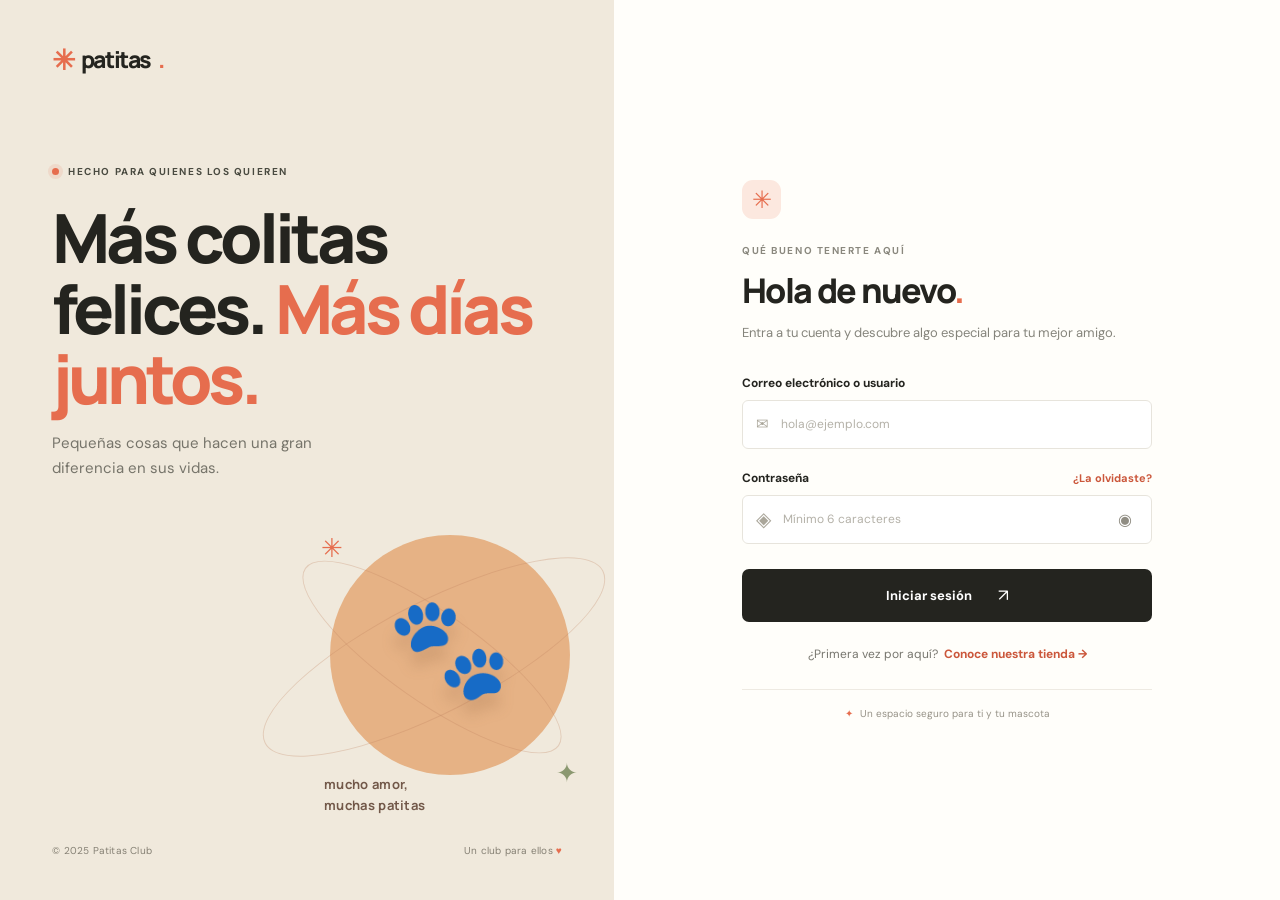
<file: index.html>
<!doctype html>
<html lang="es">
<head>
  <meta charset="utf-8">
  <meta name="viewport" content="width=device-width, initial-scale=1">
  <meta http-equiv="refresh" content="0; url=login.html">
  <title>Patitas Club</title>
  <link rel="stylesheet" href="css/estilos.css">
</head>
<body class="redirect-page">
  <main class="redirect-card">
    <span class="brand-mark">✳</span>
    <p>Preparando algo bonito para tu mascota…</p>
    <a class="text-link" href="login.html">Continuar a Patitas Club →</a>
  </main>
</body>
</html>
</file>
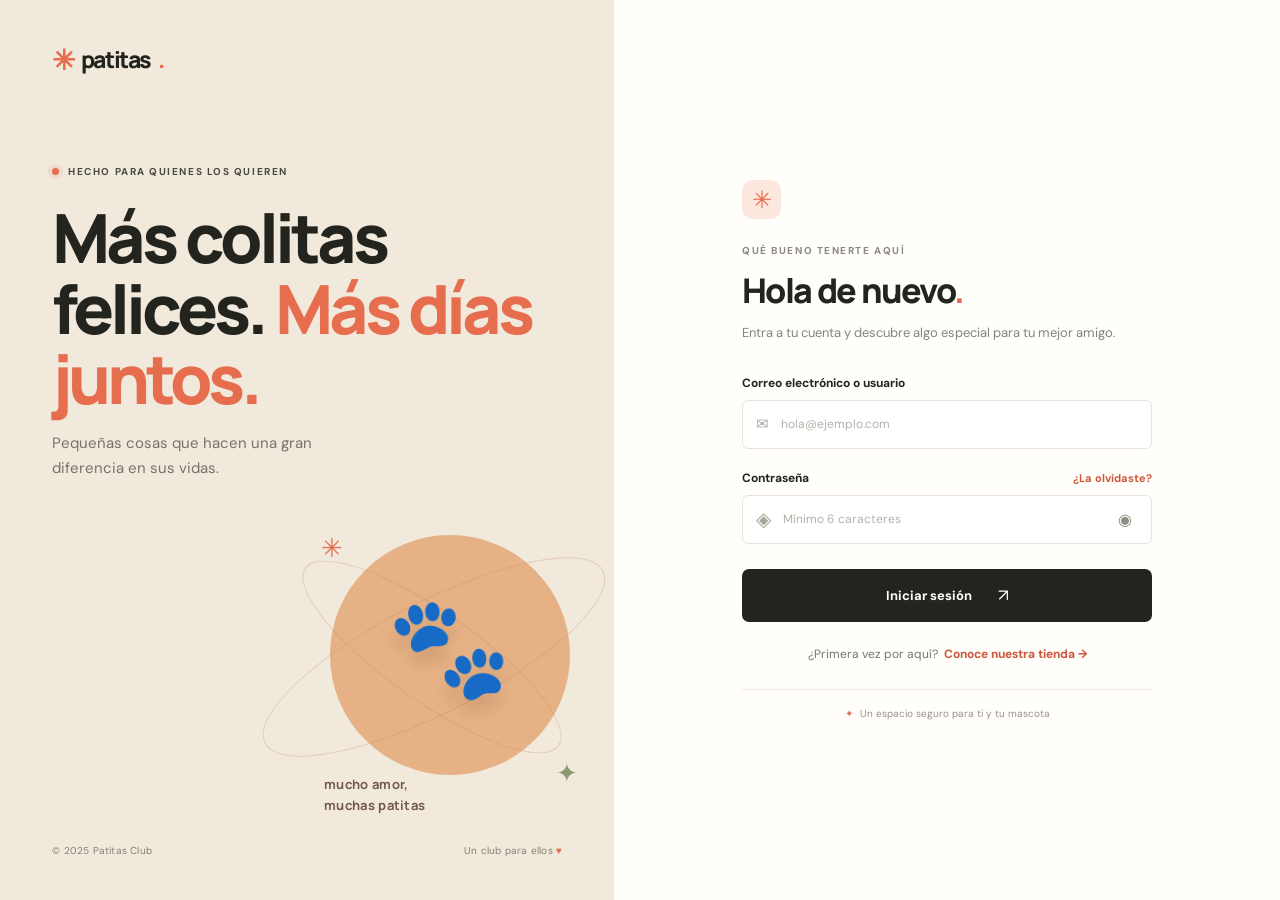
<file: login.html>
<!doctype html>
<html lang="es">
<head>
  <meta charset="utf-8">
  <meta name="viewport" content="width=device-width, initial-scale=1">
  <meta name="theme-color" content="#f7f3eb">
  <title>Inicia sesión · Patitas Club</title>
  <link rel="preconnect" href="https://fonts.googleapis.com">
  <link rel="preconnect" href="https://fonts.gstatic.com" crossorigin>
  <link href="https://fonts.googleapis.com/css2?family=DM+Sans:wght@400;500;600;700&family=Manrope:wght@400;500;600;700;800&display=swap" rel="stylesheet">
  <link rel="stylesheet" href="css/estilos.css">
</head>
<body class="login-page">
  <div class="login-layout">
    <section class="login-story" aria-label="Bienvenida">
      <a class="brand" href="index.html"><span class="brand-mark">✳</span> patitas<span class="brand-dot">.</span></a>
      <div class="story-copy">
        <span class="eyebrow"><span class="eyebrow-dot"></span> HECHO PARA QUIENES LOS QUIEREN</span>
        <h1>Más colitas<br>felices. <span>Más días<br>juntos.</span></h1>
        <p>Pequeñas cosas que hacen una gran diferencia en sus vidas.</p>
      </div>
      <div class="story-art" aria-hidden="true">
        <div class="sun-disc"></div><div class="orbit orbit-one"></div><div class="orbit orbit-two"></div>
        <div class="pet-sticker">🐾</div><span class="sparkle sparkle-a">✳</span><span class="sparkle sparkle-b">✦</span>
        <span class="art-caption">mucho amor,<br>muchas patitas</span>
      </div>
      <div class="story-footer"><span>© 2025 Patitas Club</span><span>Un club para ellos <b>♥</b></span></div>
    </section>
    <main class="login-main">
      <div class="mobile-brand"><a class="brand" href="index.html"><span class="brand-mark">✳</span> patitas<span class="brand-dot">.</span></a></div>
      <div class="login-card">
        <div class="welcome-icon">✳</div>
        <p class="eyebrow muted">QUÉ BUENO TENERTE AQUÍ</p>
        <h2>Hola de nuevo<span class="heading-period">.</span></h2>
        <p class="login-intro">Entra a tu cuenta y descubre algo especial para tu mejor amigo.</p>
        <form action="tienda.html" method="get" class="login-form">
          <label for="usuario">Correo electrónico o usuario</label>
          <div class="input-wrap"><span class="input-icon" aria-hidden="true">✉</span><input id="usuario" name="usuario" type="text" placeholder="hola@ejemplo.com" autocomplete="username" required></div>
          <div class="label-row"><label for="contrasena">Contraseña</label><a href="#" class="text-link" onclick="event.preventDefault(); alert('Si necesitas ayuda, escríbenos a hola@patitas.club');">¿La olvidaste?</a></div>
          <div class="input-wrap"><span class="input-icon lock-icon" aria-hidden="true">◈</span><input id="contrasena" name="contrasena" type="password" placeholder="Mínimo 6 caracteres" autocomplete="current-password" minlength="6" required><button class="show-password" type="button" aria-label="Mostrar contraseña" onclick="const f=document.getElementById('contrasena'); f.type=f.type==='password'?'text':'password'; this.setAttribute('aria-label',f.type==='password'?'Mostrar contraseña':'Ocultar contraseña');">◉</button></div>
          <button class="button button-dark button-full" type="submit">Iniciar sesión <span class="button-arrow">↗</span></button>
        </form>
        <p class="signup-note">¿Primera vez por aquí? <a href="tienda.html" class="text-link">Conoce nuestra tienda →</a></p>
        <div class="secure-note"><span>✦</span> Un espacio seguro para ti y tu mascota</div>
      </div>
    </main>
  </div>
</body>
</html>
</file>
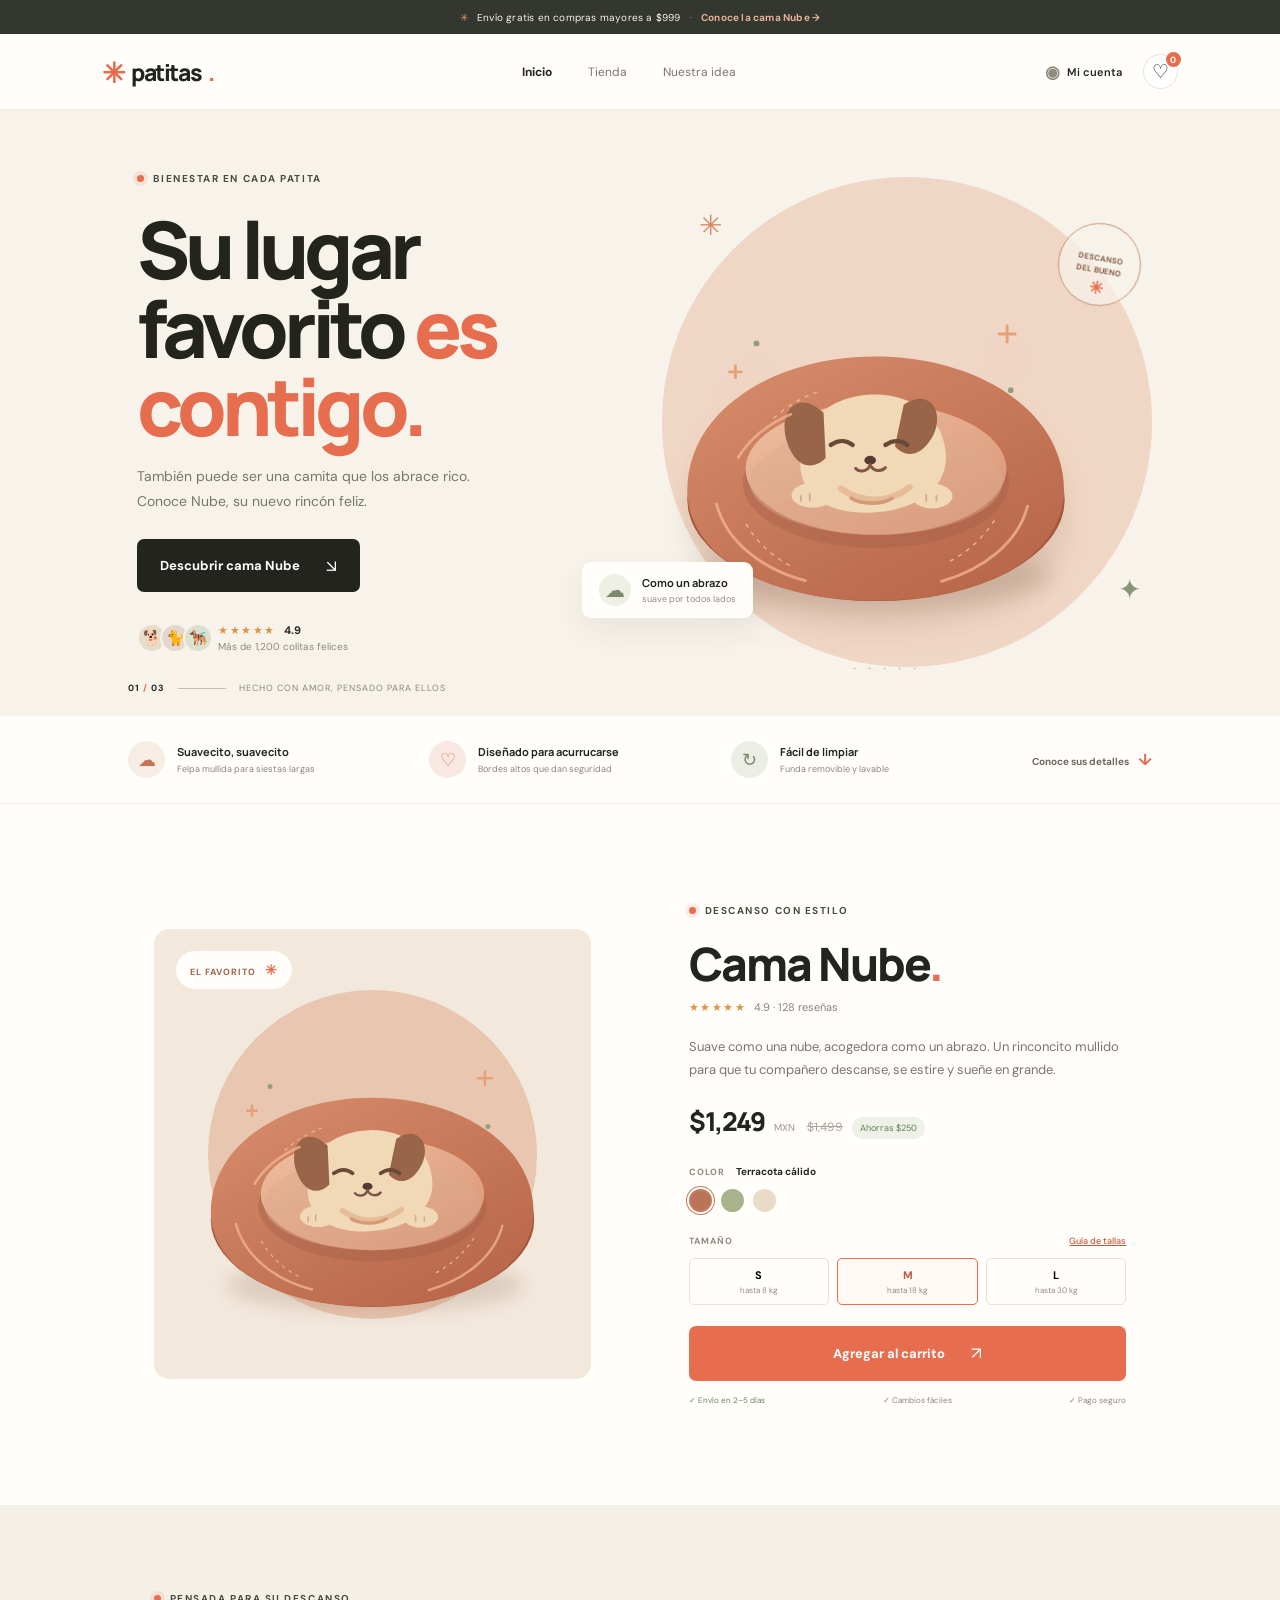
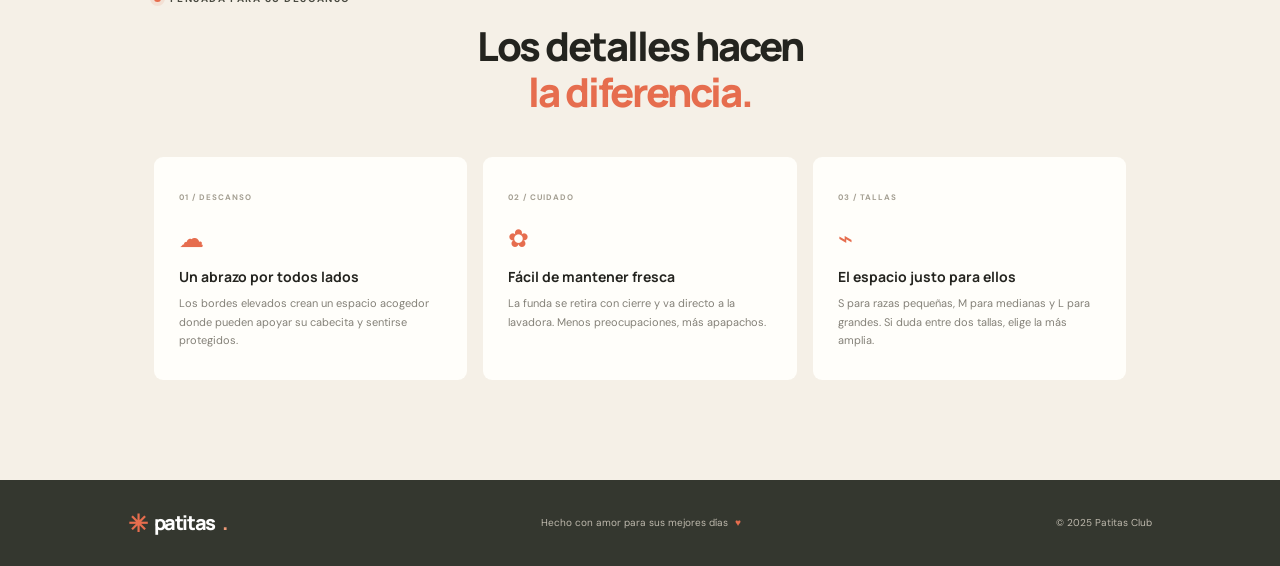
<file: tienda.html>
<!doctype html>
<html lang="es">
<head>
  <meta charset="utf-8">
  <meta name="viewport" content="width=device-width, initial-scale=1">
  <meta name="theme-color" content="#f7f3eb">
  <meta name="description" content="Descubre productos elegidos con amor para tu mascota en Patitas Club.">
  <title>Cama Nube · Patitas Club</title>
  <link rel="preconnect" href="https://fonts.googleapis.com">
  <link rel="preconnect" href="https://fonts.gstatic.com" crossorigin>
  <link href="https://fonts.googleapis.com/css2?family=DM+Sans:wght@400;500;600;700&family=Manrope:wght@400;500;600;700;800&display=swap" rel="stylesheet">
  <link rel="stylesheet" href="css/estilos.css">
</head>
<body class="shop-page">
  <div class="announcement"><span>✳</span> Envío gratis en compras mayores a $999 <span class="announcement-divider">·</span> <a href="#producto">Conoce la cama Nube →</a></div>
  <header class="site-header">
    <a class="brand" href="index.html"><span class="brand-mark">✳</span> patitas<span class="brand-dot">.</span></a>
    <nav class="main-nav" aria-label="Navegación principal"><a class="nav-active" href="#inicio">Inicio</a><a href="#producto">Tienda</a><a href="#beneficios">Nuestra idea</a></nav>
    <div class="header-actions"><a href="login.html" class="account-link"><span class="account-icon">◉</span> Mi cuenta</a><button class="cart-button" type="button" onclick="document.getElementById('producto').scrollIntoView({behavior:'smooth'})" aria-label="Ver carrito"><span>♡</span><i id="cart-count">0</i></button></div>
  </header>
  <main id="inicio">
    <section class="hero">
      <div class="hero-copy"><span class="eyebrow"><span class="eyebrow-dot"></span> BIENESTAR EN CADA PATITA</span><h1>Su lugar<br>favorito <span>es<br>contigo.</span></h1><p>También puede ser una camita que los abrace rico. Conoce Nube, su nuevo rincón feliz.</p><a class="button button-dark" href="#producto">Descubrir cama Nube <span class="button-arrow">↘</span></a><div class="rating-row"><div class="avatar-stack"><span>🐕</span><span>🐈</span><span>🐕‍🦺</span></div><div><div class="stars">★★★★★ <span>4.9</span></div><small>Más de 1,200 colitas felices</small></div></div></div>
      <div class="hero-visual" aria-label="Ilustración de una cama redonda color terracota para mascotas">
        <div class="hero-shape"></div><span class="hero-spark hero-spark-one">✳</span><span class="hero-spark hero-spark-two">✦</span>
        <div class="hero-product"><img src="img/producto.svg" alt="Cama Nube: cama redonda de felpa terracota, con un perrito descansando dentro"></div>
        <div class="floating-note"><span class="note-icon">☁</span><span><b>Como un abrazo</b><small>suave por todos lados</small></span></div>
        <div class="round-stamp"><span>DESCANSO<br>DEL BUENO</span><b>✳</b></div>
        <div class="visual-dots" aria-hidden="true">· · · · ·</div>
      </div>
      <div class="hero-bottom"><span>01 <i>/</i> 03</span><span class="bottom-line"></span><span>HECHO CON AMOR, PENSADO PARA ELLOS</span></div>
    </section>
    <section class="benefits" id="beneficios"><div class="benefit"><span class="benefit-icon">☁</span><div><b>Suavecito, suavecito</b><small>Felpa mullida para siestas largas</small></div></div><div class="benefit"><span class="benefit-icon">♡</span><div><b>Diseñado para acurrucarse</b><small>Bordes altos que dan seguridad</small></div></div><div class="benefit"><span class="benefit-icon">↻</span><div><b>Fácil de limpiar</b><small>Funda removible y lavable</small></div></div><a class="benefit-link" href="#producto">Conoce sus detalles <span>↓</span></a></section>
    <section class="product-section" id="producto">
      <div class="product-gallery"><div class="gallery-badge">EL FAVORITO <span>✳</span></div><img src="img/producto.svg" alt="Cama Nube vista de cerca con un perrito durmiendo cómodamente"></div>
      <div class="product-details"><span class="eyebrow"><span class="eyebrow-dot"></span> DESCANSO CON ESTILO</span><h2>Cama Nube<span class="heading-period">.</span></h2><div class="product-rating"><span class="stars">★★★★★</span> <span>4.9 · 128 reseñas</span></div><p class="product-description">Suave como una nube, acogedora como un abrazo. Un rinconcito mullido para que tu compañero descanse, se estire y sueñe en grande.</p><div class="price-row"><strong>$1,249</strong><span>MXN</span><del>$1,499</del><span class="save-pill">Ahorras $250</span></div><div class="detail-label">COLOR <b>Terracota cálido</b></div><div class="swatches"><button class="swatch selected" aria-label="Terracota cálido" title="Terracota cálido"></button><button class="swatch swatch-sage" aria-label="Verde salvia" title="Verde salvia"></button><button class="swatch swatch-cream" aria-label="Crema" title="Crema"></button></div><div class="detail-label size-heading">TAMAÑO <a href="#tallas">Guía de tallas</a></div><div class="sizes"><button class="size-option">S <small>hasta 8 kg</small></button><button class="size-option active">M <small>hasta 18 kg</small></button><button class="size-option">L <small>hasta 30 kg</small></button></div><button class="button button-orange button-full buy-button" id="buy-button" type="button" onclick="const c=document.getElementById('cart-count'); c.textContent=Number(c.textContent)+1; this.innerHTML='✓ Agregado a tu carrito'; this.classList.add('added'); setTimeout(()=>{this.innerHTML='Agregar al carrito <span class=\'button-arrow\'>↗</span>';this.classList.remove('added')},1800)">Agregar al carrito <span class="button-arrow">↗</span></button><div class="product-perks"><span>✓ Envío en 2–5 días</span><span>✓ Cambios fáciles</span><span>✓ Pago seguro</span></div></div>
    </section>
    <section class="features" id="tallas"><div class="features-heading"><span class="eyebrow"><span class="eyebrow-dot"></span> PENSADA PARA SU DESCANSO</span><h2>Los detalles hacen<br><span>la diferencia.</span></h2></div><div class="feature-cards"><article><span class="feature-number">01 / DESCANSO</span><div class="feature-icon">☁</div><h3>Un abrazo por todos lados</h3><p>Los bordes elevados crean un espacio acogedor donde pueden apoyar su cabecita y sentirse protegidos.</p></article><article><span class="feature-number">02 / CUIDADO</span><div class="feature-icon">✿</div><h3>Fácil de mantener fresca</h3><p>La funda se retira con cierre y va directo a la lavadora. Menos preocupaciones, más apapachos.</p></article><article><span class="feature-number">03 / TALLAS</span><div class="feature-icon">⌁</div><h3>El espacio justo para ellos</h3><p>S para razas pequeñas, M para medianas y L para grandes. Si duda entre dos tallas, elige la más amplia.</p></article></div></section>
  </main>
  <footer class="site-footer"><a class="brand" href="index.html"><span class="brand-mark">✳</span> patitas<span class="brand-dot">.</span></a><span>Hecho con amor para sus mejores días <b>♥</b></span><span>© 2025 Patitas Club</span></footer>
</body>
</html>
</file>
<file: css/estilos.css>
@import url('https://fonts.googleapis.com/css2?family=DM+Sans:wght@400;500;600;700&family=Manrope:wght@400;500;600;700;800&display=swap');
:root{--ink:#24241f;--muted:#77776e;--cream:#f7f3eb;--paper:#fffefa;--orange:#e66d4e;--orange-dark:#cb573b;--sage:#a8b38c;--line:#e8e3d8;--display:'Manrope',sans-serif;--body:'DM Sans',sans-serif}*{box-sizing:border-box}html{scroll-behavior:smooth}body{margin:0;background:var(--cream);color:var(--ink);font-family:var(--body);-webkit-font-smoothing:antialiased}a{color:inherit;text-decoration:none}button,input{font:inherit}.brand{font-family:var(--display);font-size:23px;font-weight:800;letter-spacing:-1.4px;display:inline-flex;align-items:center;gap:7px}.brand-mark{color:var(--orange);font-size:28px;line-height:1}.brand-dot,.heading-period{color:var(--orange)}.eyebrow{display:flex;align-items:center;gap:9px;font-size:10px;letter-spacing:1.55px;font-weight:700;color:#494a40}.eyebrow-dot{width:7px;height:7px;border-radius:50%;background:var(--orange);box-shadow:0 0 0 4px #e66d4e20}.muted{color:#8a887e}.text-link{font-size:12px;color:var(--orange-dark);font-weight:700}.text-link:hover{text-decoration:underline}.button{min-height:53px;padding:0 23px;border:0;border-radius:7px;display:inline-flex;align-items:center;justify-content:center;gap:26px;font-size:13px;font-weight:700;cursor:pointer;transition:transform .2s,background .2s,box-shadow .2s}.button:hover{transform:translateY(-2px);box-shadow:0 8px 20px #25241f1c}.button-dark{color:#fff;background:var(--ink)}.button-dark:hover{background:#393a32}.button-orange{color:white;background:var(--orange)}.button-orange:hover{background:var(--orange-dark)}.button-full{width:100%}.button-arrow{font-size:17px;font-weight:400}.redirect-page{min-height:100vh;display:grid;place-items:center}.redirect-card{text-align:center;background:var(--paper);padding:50px;border-radius:14px;box-shadow:0 12px 50px #37311b0d}.redirect-card .brand-mark{font-size:48px}.redirect-card p{color:var(--muted)}
/* Login */.login-page{min-height:100vh;background:var(--paper)}.login-layout{min-height:100vh;display:grid;grid-template-columns:48% 52%}.login-story{background:#f0e9dc;position:relative;padding:43px 8.5%;display:flex;flex-direction:column;overflow:hidden}.story-copy{z-index:1;margin-top:90px}.story-copy h1{font:800 clamp(48px,5.3vw,78px)/1.04 var(--display);letter-spacing:-4px;margin:24px 0 17px}.story-copy h1 span{color:var(--orange)}.story-copy>p{font-size:15px;color:#76746a;max-width:310px;line-height:1.7}.story-art{position:absolute;right:4%;bottom:70px;width:47%;height:310px}.sun-disc{position:absolute;width:240px;height:240px;background:#e3a36e;border-radius:50%;right:7%;top:15px;opacity:.78;animation:float 6s ease-in-out infinite}.orbit{position:absolute;border:1px solid #bd815e4a;border-radius:50%;transform:rotate(-27deg)}.orbit-one{width:380px;height:112px;top:81px;right:-12%}.orbit-two{width:310px;height:90px;top:92px;right:1%;transform:rotate(35deg)}.pet-sticker{position:absolute;right:27%;top:63px;font-size:100px;filter:drop-shadow(0 15px 7px #8252302c);animation:float 5s ease-in-out infinite 1s}.sparkle{position:absolute;color:var(--orange);font-size:26px;animation:spin 14s linear infinite}.sparkle-a{top:11px;left:7%}.sparkle-b{right:4%;bottom:40px;color:#8b9870}.art-caption{position:absolute;bottom:14px;left:8%;font:700 13px/1.6 var(--display);letter-spacing:.3px;color:#725849}.story-footer{margin-top:auto;display:flex;justify-content:space-between;color:#858074;font-size:10px;letter-spacing:.2px}.story-footer b,.site-footer b{color:var(--orange)}.login-main{display:grid;place-items:center;padding:50px 7%}.login-card{max-width:410px;width:100%;animation:fade-up .65s both}.welcome-icon{display:grid;place-items:center;width:39px;height:39px;border-radius:11px;background:#fce8df;color:var(--orange);font-size:24px;margin-bottom:25px}.login-card h2{font:800 34px var(--display);letter-spacing:-1.7px;margin:7px 0 9px}.login-intro{font-size:13px;line-height:1.7;color:#85847b;margin:0 0 30px}.login-form label{font-size:12px;font-weight:700;display:block;margin-bottom:9px}.input-wrap{height:49px;border:1px solid #e7e4dc;border-radius:6px;background:#fff;display:flex;align-items:center;padding:0 13px;margin-bottom:21px;transition:border .2s,box-shadow .2s}.input-wrap:focus-within{border-color:#dc8a6f;box-shadow:0 0 0 3px #e66d4e18}.input-icon{font-size:15px;color:#aaa69a;margin-right:10px}.lock-icon{font-size:20px}.input-wrap input{border:0;outline:0;flex:1;min-width:0;font-size:12px;background:transparent;color:var(--ink)}.input-wrap input::placeholder{color:#b4b1a8}.show-password{border:0;background:transparent;color:#908d83;cursor:pointer}.label-row{display:flex;justify-content:space-between;align-items:center}.label-row .text-link{font-size:11px;margin-top:-9px}.login-form .button{margin-top:4px}.signup-note{text-align:center;font-size:12px;color:#77766e;margin:24px 0 27px}.signup-note a{margin-left:3px}.secure-note{border-top:1px solid #eeeae2;padding-top:17px;text-align:center;color:#969287;font-size:10px}.secure-note span{color:var(--orange);margin-right:4px}.mobile-brand{display:none}
/* Shop */.announcement{height:34px;background:#34372f;color:#f8f3e9;display:flex;align-items:center;justify-content:center;gap:9px;font-size:10px;letter-spacing:.2px}.announcement>span:first-child{color:#e79772}.announcement a{color:#e7b197;font-weight:700}.announcement-divider{color:#aaa}.site-header{height:76px;padding:0 8%;display:flex;align-items:center;justify-content:space-between;background:var(--paper);border-bottom:1px solid #f0ede6}.main-nav{display:flex;align-items:center;gap:36px;color:#77776e;font-size:12px}.main-nav a{transition:color .2s}.main-nav a:hover,.main-nav .nav-active{color:var(--ink);font-weight:700}.header-actions{display:flex;gap:21px;align-items:center}.account-link{font-size:11px;font-weight:600}.account-icon{font-size:17px;vertical-align:-2px;margin-right:4px;color:#8b8b7f}.cart-button{width:35px;height:35px;border:1px solid var(--line);border-radius:50%;background:white;font-size:19px;position:relative;cursor:pointer;color:var(--ink)}.cart-button i{font:700 9px var(--body);font-style:normal;position:absolute;right:-4px;top:-3px;background:var(--orange);color:white;width:15px;height:15px;border-radius:50%;display:grid;place-items:center}.hero{min-height:580px;padding:62px 10% 37px;display:grid;grid-template-columns:46% 54%;position:relative;overflow:hidden;background:#f7f3eb}.hero-copy{z-index:2;align-self:center;padding:0 0 26px 2%}.hero-copy h1{font:800 clamp(55px,6.2vw,83px)/.99 var(--display);letter-spacing:-5px;margin:25px 0 18px}.hero-copy h1 span{color:var(--orange)}.hero-copy>p{max-width:360px;color:#77766d;font-size:14px;line-height:1.8;margin:0 0 25px}.rating-row{display:flex;align-items:center;gap:12px;margin-top:31px}.avatar-stack{display:flex}.avatar-stack span{display:grid;place-items:center;width:30px;height:30px;margin-right:-7px;border:2px solid var(--cream);border-radius:50%;background:#e7ddcb;font-size:15px}.avatar-stack span:nth-child(2){background:#e5d7cf}.avatar-stack span:nth-child(3){background:#dce0ce}.stars{letter-spacing:1.5px;color:#d99447;font-size:11px}.stars span{font-size:11px;color:var(--ink);font-weight:700;letter-spacing:0;margin-left:4px}.rating-row small{display:block;color:#8b8980;font-size:10px;margin-top:3px}.hero-visual{position:relative;min-height:440px;display:grid;place-items:center}.hero-shape{position:absolute;width:min(92%,490px);aspect-ratio:1;border-radius:50%;background:#f0d6c4;right:0;top:1%;animation:shape-in 1.1s both}.hero-product{position:relative;width:min(98%,510px);z-index:1;animation:fade-up .7s .15s both}.hero-product img{width:100%;filter:drop-shadow(0 25px 13px #59422d21)}.hero-spark{position:absolute;color:#d98762;font-size:28px;z-index:2;animation:spin 18s linear infinite}.hero-spark-one{top:7%;left:18%}.hero-spark-two{bottom:14%;right:2%;color:#899676}.floating-note{position:absolute;z-index:3;left:-3%;bottom:12%;background:#fffefa;padding:12px 17px;border-radius:9px;box-shadow:0 12px 30px #352d1b12;display:flex;align-items:center;gap:11px;animation:float 5s ease-in-out infinite}.note-icon{width:32px;height:32px;background:#eef0e6;color:#7d8969;border-radius:50%;display:grid;place-items:center;font-size:20px}.floating-note b,.floating-note small{display:block}.floating-note b{font:700 11px var(--display)}.floating-note small{font-size:9px;color:#918f86;margin-top:3px}.round-stamp{position:absolute;z-index:2;right:2%;top:10%;width:83px;height:83px;border-radius:50%;border:1px solid #c79070;display:grid;place-items:center;text-align:center;color:#875b46;font-size:8px;font-weight:700;line-height:1.4;transform:rotate(10deg);background:#f7f3ebba}.round-stamp b{color:var(--orange);font-size:17px;position:absolute;bottom:4px}.visual-dots{position:absolute;bottom:0;left:46%;color:#cfb8a7;letter-spacing:4px}.hero-bottom{position:absolute;left:10%;right:10%;bottom:22px;display:flex;align-items:center;gap:13px;font-size:9px;letter-spacing:1px;color:#89877d}.hero-bottom>span:first-child{font-weight:700;color:var(--ink)}.hero-bottom i{color:var(--orange);font-style:normal}.bottom-line{height:1px;width:48px;background:#c6bbae}.benefits{padding:25px 10%;background:#fffefa;display:grid;grid-template-columns:1fr 1fr 1fr auto;align-items:center;gap:18px;border-bottom:1px solid #efebe4}.benefit{display:flex;align-items:center;gap:12px}.benefit-icon{width:37px;height:37px;display:grid;place-items:center;background:#f6eee5;color:#c57455;border-radius:50%;font-size:18px}.benefit:nth-child(2) .benefit-icon{background:#f9e8e1;color:#db7557}.benefit:nth-child(3) .benefit-icon{background:#ebeee4;color:#7e896c}.benefit b,.benefit small{display:block}.benefit b{font:700 11px var(--display)}.benefit small{font-size:9px;color:#89877d;margin-top:4px}.benefit-link{font-size:10px;font-weight:700;color:#69685f}.benefit-link span{color:var(--orange);font-size:16px;margin-left:7px}.product-section{padding:100px 12%;display:grid;grid-template-columns:1fr 1fr;gap:10%;align-items:center;background:#fffefa}.product-gallery{background:#f2e8db;border-radius:15px;position:relative;min-height:450px;display:grid;place-items:center;overflow:hidden}.product-gallery:before{content:'';position:absolute;width:75%;aspect-ratio:1;border-radius:50%;background:#e9c6af}.product-gallery img{position:relative;width:100%;z-index:1}.gallery-badge{position:absolute;left:22px;top:22px;background:#fffefa;color:#9c654b;border-radius:30px;padding:10px 14px;font-size:9px;font-weight:700;letter-spacing:1px;z-index:2}.gallery-badge span{color:var(--orange);font-size:14px;margin-left:6px}.product-details h2{font:800 46px var(--display);letter-spacing:-2px;margin:15px 0 5px}.product-rating{font-size:11px;color:#85837a}.product-rating .stars{margin-right:5px}.product-description{font-size:13px;line-height:1.8;color:#78766e;margin:21px 0}.price-row{display:flex;align-items:baseline;gap:9px;margin-bottom:26px}.price-row strong{font:800 26px var(--display);letter-spacing:-1px}.price-row>span:nth-child(2){font-size:10px;color:#99968d}.price-row del{font-size:12px;color:#a9a69e;margin-left:3px}.save-pill{font-size:9px!important;color:#66805c!important;background:#edf1e7;border-radius:20px;padding:5px 8px}.detail-label{font-size:9px;font-weight:700;letter-spacing:1px;color:#8c897f;margin:15px 0 11px}.detail-label b{color:var(--ink);letter-spacing:0;margin-left:8px;font-size:10px}.swatches{display:flex;gap:9px}.swatch{width:23px;height:23px;border-radius:50%;border:2px solid #c7795b;background:#ba7559;box-shadow:0 0 0 2px white,0 0 0 3px #c7795b;cursor:pointer}.swatch-sage{background:#a8b38c;border-color:#a8b38c;box-shadow:none}.swatch-cream{background:#e9dcc6;border-color:#e9dcc6;box-shadow:none}.size-heading{display:flex;justify-content:space-between;margin-top:23px}.size-heading a{font-weight:500;letter-spacing:0;color:var(--orange-dark);text-decoration:underline}.sizes{display:flex;gap:8px;margin-bottom:21px}.size-option{flex:1;display:grid;gap:3px;text-align:center;padding:9px 4px;border:1px solid var(--line);border-radius:5px;background:#fffefa;font-weight:700;font-size:11px;cursor:pointer}.size-option small{font-size:8px;color:#908d84;font-weight:400}.size-option.active{border-color:var(--orange);background:#fff8f4;color:#bd583d}.buy-button{min-height:55px}.buy-button.added{background:#748565}.product-perks{display:flex;justify-content:space-between;gap:5px;margin-top:14px;font-size:8px;color:#88867d}.product-perks span:first-child{color:#6c8060}.features{padding:87px 12% 100px;background:#f5f0e7}.features-heading{text-align:center}.features-heading h2{font:800 40px/1.15 var(--display);letter-spacing:-2px;margin:18px 0 42px}.features-heading h2 span{color:var(--orange)}.feature-cards{display:grid;grid-template-columns:repeat(3,1fr);gap:16px}.feature-cards article{position:relative;background:#fffefa;border-radius:9px;padding:27px 25px 30px;min-height:205px;transition:transform .25s,box-shadow .25s}.feature-cards article:hover{transform:translateY(-5px);box-shadow:0 14px 35px #3c342013}.feature-number{font-size:8px;letter-spacing:1px;color:#a49f92;font-weight:700}.feature-icon{font-size:25px;color:var(--orange);margin-top:17px}.feature-cards h3{font:700 14px var(--display);margin:12px 0 8px}.feature-cards p{font-size:11px;line-height:1.7;color:#848178;margin:0}.site-footer{min-height:86px;background:#34372f;color:#e9e5db;padding:0 10%;display:flex;align-items:center;justify-content:space-between}.site-footer .brand{font-size:20px;color:#fff}.site-footer .brand-mark{font-size:24px}.site-footer .brand-dot{color:#ef9a78}.site-footer>span{font-size:10px;color:#beb9ad}.site-footer b{margin-left:4px}
@keyframes float{0%,100%{transform:translateY(0)}50%{transform:translateY(-11px)}}@keyframes spin{to{transform:rotate(360deg)}}@keyframes fade-up{from{opacity:0;transform:translateY(14px)}to{opacity:1;transform:translateY(0)}}@keyframes shape-in{from{opacity:0;transform:scale(.87)}to{opacity:1;transform:scale(1)}}
@media(max-width:900px){.login-layout{grid-template-columns:42% 58%}.login-story{padding:35px 7%}.story-copy h1{font-size:58px}.story-art{width:80%;right:-11%;bottom:80px}.site-header{padding:0 5%}.main-nav{gap:18px}.hero{padding-left:7%;padding-right:7%;grid-template-columns:48% 52%}.hero-bottom{left:7%;right:7%}.hero-visual{min-height:385px}.floating-note{left:-6%}.benefits{padding-left:6%;padding-right:6%;gap:12px}.benefit b{font-size:10px}.benefit small{font-size:8px}.product-section{padding:75px 8%;gap:7%}.product-gallery{min-height:360px}.features{padding-left:8%;padding-right:8%}}
@media(max-width:650px){.login-layout{display:block;min-height:100vh}.login-story{display:none}.login-main{min-height:100vh;padding:0 25px 35px;display:flex;flex-direction:column;justify-content:center}.mobile-brand{display:block;position:absolute;top:25px;left:25px}.login-card{max-width:420px;margin:75px auto 0}.login-card h2{font-size:31px}.announcement{font-size:9px;gap:6px}.site-header{height:65px;padding:0 18px}.site-header .brand{font-size:21px}.main-nav{display:none}.header-actions{gap:12px}.account-link{font-size:10px}.hero{display:flex;flex-direction:column;padding:49px 25px 45px;min-height:unset}.hero-copy{padding:0}.hero-copy h1{font-size:59px;letter-spacing:-3.8px;margin:19px 0 14px}.hero-copy>p{font-size:13px;max-width:330px}.hero-copy .button{min-height:48px}.rating-row{margin-top:20px}.hero-visual{min-height:310px;width:100%;margin-top:10px}.hero-shape{width:82%;right:9%;top:4%}.hero-product{width:96%}.floating-note{left:-3%;bottom:7%;padding:9px 12px}.round-stamp{right:1%;top:7%;width:68px;height:68px;font-size:7px}.hero-bottom{left:25px;right:25px;bottom:15px;font-size:7px}.benefits{padding:22px 25px;grid-template-columns:1fr 1fr;gap:19px 12px}.benefit{gap:8px}.benefit-icon{width:32px;height:32px;flex:none}.benefit b{font-size:9px}.benefit small{font-size:8px}.benefit-link{grid-column:1/-1;text-align:center;padding-top:3px}.product-section{padding:55px 24px;display:flex;flex-direction:column;gap:32px;align-items:stretch}.product-gallery{min-height:320px}.product-details h2{font-size:39px}.product-description{margin:16px 0}.features{padding:58px 24px 65px}.features-heading h2{font-size:33px;margin-bottom:30px}.feature-cards{grid-template-columns:1fr;gap:10px}.feature-cards article{min-height:0;padding:22px}.feature-icon{margin-top:10px}.site-footer{padding:21px 24px;gap:12px;flex-wrap:wrap;min-height:100px}.site-footer>span{font-size:9px}.site-footer>span:last-child{width:100%;text-align:center}.redirect-card{padding:34px 22px;margin:20px}}
@media(prefers-reduced-motion:reduce){*,*::before,*::after{scroll-behavior:auto!important;animation-duration:.01ms!important;animation-iteration-count:1!important;transition-duration:.01ms!important}}
</file>
